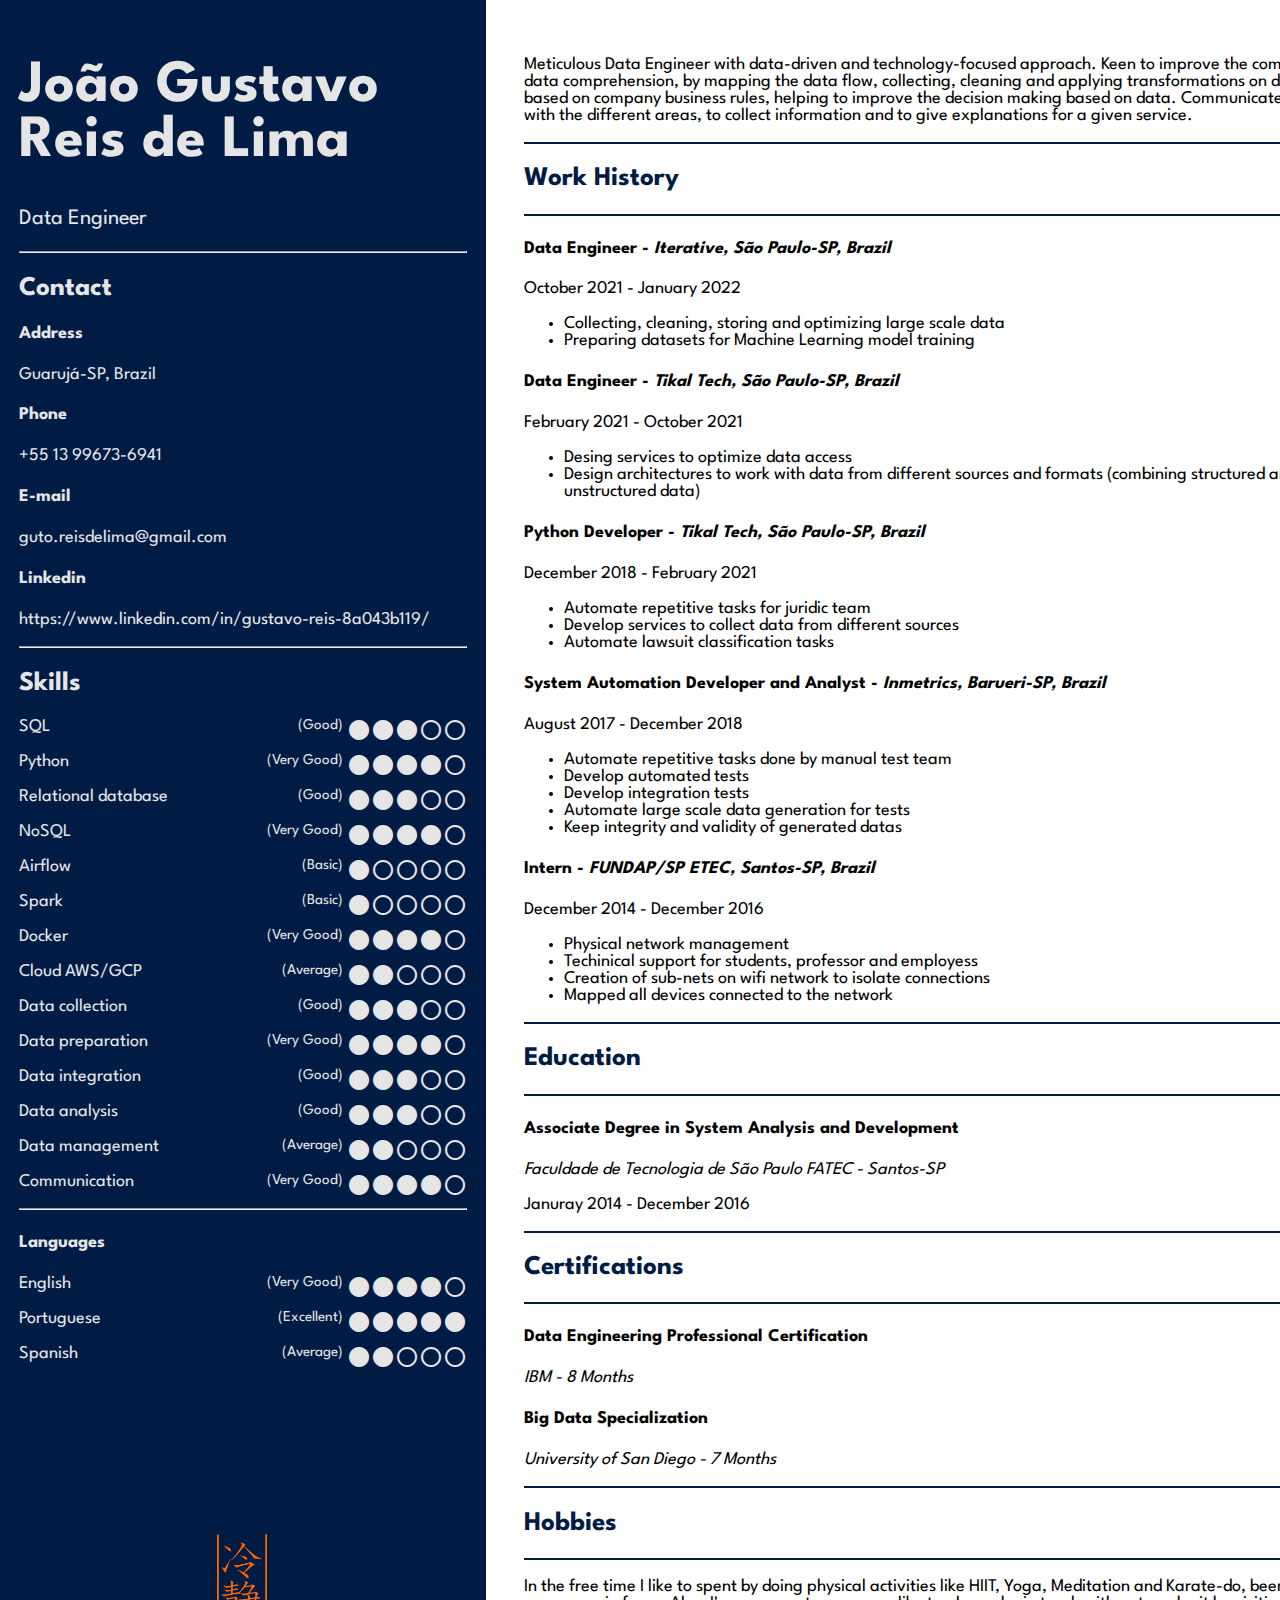
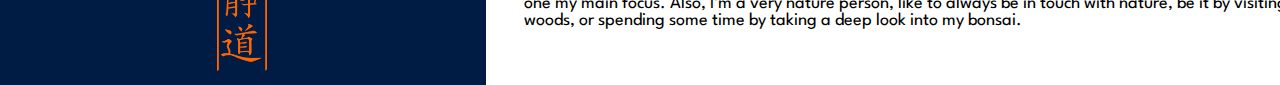
<file: index.html>
<!DOCTYPE html>
<html>
    <header>
        <link rel="stylesheet" href="https://fonts.googleapis.com/icon?family=Material+Icons">
        <link rel="preconnect" href="https://fonts.googleapis.com">
        <link rel="preconnect" href="https://fonts.gstatic.com" crossorigin>
        <link href="https://fonts.googleapis.com/css2?family=Spartan:wght@200;300;400;500&display=swap" rel="stylesheet">
        <link rel="stylesheet" href="style.css">
    </header>
    <body>
        <div class="row box">
            <div class="column-left">
                <h1 style="font-size: 60px;">João Gustavo Reis de Lima</h1>
                <p style="font-size: 22px;">Data Engineer</p>
                
                <hr>
                <h2>Contact</h2>
                <h4>Address</h4>
                <p>Guarujá-SP, Brazil</p>
                <h4>Phone</h4>
                <p>+55 13 99673-6941</p>
                <h4>E-mail</h4>
                <p>guto.reisdelima@gmail.com</p>
                <h4>Linkedin</h4>
                <p>https://www.linkedin.com/in/gustavo-reis-8a043b119/</p>
                
                <hr>

                <h2>Skills</h2>
                <p>
                    SQL
                    <i class="material-icons skills">panorama_fish_eye</i> <!-- Excellent -->
                    <i class="material-icons skills">panorama_fish_eye</i> <!-- Very Good -->
                    <i class="material-icons skills">lens</i> <!-- Good -->
                    <i class="material-icons skills">lens</i> <!-- Average -->
                    <i class="material-icons skills">lens</i> <!-- Basic -->
                    <small class="skills">(Good)&nbsp</small>
                </p>
                <p>
                    Python
                    <i class="material-icons skills">panorama_fish_eye</i> <!-- Excellent -->
                    <i class="material-icons skills">lens</i> <!-- Very Good -->
                    <i class="material-icons skills">lens</i> <!-- Good -->
                    <i class="material-icons skills">lens</i> <!-- Average -->
                    <i class="material-icons skills">lens</i> <!-- Basic -->
                    <small class="skills">(Very Good)&nbsp</small>
                </p>
                <p>
                    Relational database
                    <i class="material-icons skills">panorama_fish_eye</i> <!-- Excellent -->
                    <i class="material-icons skills">panorama_fish_eye</i> <!-- Very Good -->
                    <i class="material-icons skills">lens</i> <!-- Good -->
                    <i class="material-icons skills">lens</i> <!-- Average -->
                    <i class="material-icons skills">lens</i> <!-- Basic -->
                    <small class="skills">(Good)&nbsp</small>
                </p>
                <p>
                    NoSQL
                    <i class="material-icons skills">panorama_fish_eye</i> <!-- Excellent -->
                    <i class="material-icons skills">lens</i> <!-- Very Good -->
                    <i class="material-icons skills">lens</i> <!-- Good -->
                    <i class="material-icons skills">lens</i> <!-- Average -->
                    <i class="material-icons skills">lens</i> <!-- Basic -->
                    <small class="skills">(Very Good)&nbsp</small>
                </p>
                <p>
                    Airflow
                    <i class="material-icons skills">panorama_fish_eye</i> <!-- Excellent -->
                    <i class="material-icons skills">panorama_fish_eye</i> <!-- Very Good -->
                    <i class="material-icons skills">panorama_fish_eye</i> <!-- Good -->
                    <i class="material-icons skills">panorama_fish_eye</i> <!-- Average -->
                    <i class="material-icons skills">lens</i> <!-- Basic -->
                    <small class="skills">(Basic)&nbsp</small>
                </p>
                <p>
                    Spark
                    <i class="material-icons skills">panorama_fish_eye</i> <!-- Excellent -->
                    <i class="material-icons skills">panorama_fish_eye</i> <!-- Very Good -->
                    <i class="material-icons skills">panorama_fish_eye</i> <!-- Good -->
                    <i class="material-icons skills">panorama_fish_eye</i> <!-- Average -->
                    <i class="material-icons skills">lens</i> <!-- Basic -->
                    <small class="skills">(Basic)&nbsp</small>
                </p>
                <p>
                    Docker
                    <i class="material-icons skills">panorama_fish_eye</i> <!-- Excellent -->
                    <i class="material-icons skills">lens</i> <!-- Very Good -->
                    <i class="material-icons skills">lens</i> <!-- Good -->
                    <i class="material-icons skills">lens</i> <!-- Average -->
                    <i class="material-icons skills">lens</i> <!-- Basic -->
                    <small class="skills">(Very Good)&nbsp</small>
                </p>
                <p>
                    Cloud AWS/GCP
                    <i class="material-icons skills">panorama_fish_eye</i> <!-- Excellent -->
                    <i class="material-icons skills">panorama_fish_eye</i> <!-- Very Good -->
                    <i class="material-icons skills">panorama_fish_eye</i> <!-- Good -->
                    <i class="material-icons skills">lens</i> <!-- Average -->
                    <i class="material-icons skills">lens</i> <!-- Basic -->
                    <small class="skills">(Average)&nbsp</small>
                </p>
                <p>
                    Data collection
                    <i class="material-icons skills">panorama_fish_eye</i> <!-- Excellent -->
                    <i class="material-icons skills">panorama_fish_eye</i> <!-- Very Good -->
                    <i class="material-icons skills">lens</i> <!-- Good -->
                    <i class="material-icons skills">lens</i> <!-- Average -->
                    <i class="material-icons skills">lens</i> <!-- Basic -->
                    <small class="skills">(Good)&nbsp</small>
                </p>
                <p>
                    Data preparation
                    <i class="material-icons skills">panorama_fish_eye</i> <!-- Excellent -->
                    <i class="material-icons skills">lens</i> <!-- Very Good -->
                    <i class="material-icons skills">lens</i> <!-- Good -->
                    <i class="material-icons skills">lens</i> <!-- Average -->
                    <i class="material-icons skills">lens</i> <!-- Basic -->
                    <small class="skills">(Very Good)&nbsp</small>
                </p>
                <p>
                    Data integration
                    <i class="material-icons skills">panorama_fish_eye</i> <!-- Excellent -->
                    <i class="material-icons skills">panorama_fish_eye</i> <!-- Very Good -->
                    <i class="material-icons skills">lens</i> <!-- Good -->
                    <i class="material-icons skills">lens</i> <!-- Average -->
                    <i class="material-icons skills">lens</i> <!-- Basic -->
                    <small class="skills">(Good)&nbsp</small>
                </p>
                <p>
                    Data analysis
                    <i class="material-icons skills">panorama_fish_eye</i> <!-- Excellent -->
                    <i class="material-icons skills">panorama_fish_eye</i> <!-- Very Good -->
                    <i class="material-icons skills">lens</i> <!-- Good -->
                    <i class="material-icons skills">lens</i> <!-- Average -->
                    <i class="material-icons skills">lens</i> <!-- Basic -->
                    <small class="skills">(Good)&nbsp</small>
                </p>
                <p>
                    Data management
                    <i class="material-icons skills">panorama_fish_eye</i> <!-- Excellent -->
                    <i class="material-icons skills">panorama_fish_eye</i> <!-- Very Good -->
                    <i class="material-icons skills">panorama_fish_eye</i> <!-- Good -->
                    <i class="material-icons skills">lens</i> <!-- Average -->
                    <i class="material-icons skills">lens</i> <!-- Basic -->
                    <small class="skills">(Average)&nbsp</small>
                </p>
                <p>
                    Communication
                    <i class="material-icons skills">panorama_fish_eye</i> <!-- Excellent -->
                    <i class="material-icons skills">lens</i> <!-- Very Good -->
                    <i class="material-icons skills">lens</i> <!-- Good -->
                    <i class="material-icons skills">lens</i> <!-- Average -->
                    <i class="material-icons skills">lens</i> <!-- Basic -->
                    <small class="skills">(Very Good)&nbsp</small>
                </p>

                <hr>

                <h4>Languages</h4>
                <p>
                    English
                    <i class="material-icons skills">panorama_fish_eye</i> <!-- Excellent -->
                    <i class="material-icons skills">lens</i> <!-- Very Good -->
                    <i class="material-icons skills">lens</i> <!-- Good -->
                    <i class="material-icons skills">lens</i> <!-- Average -->
                    <i class="material-icons skills">lens</i> <!-- Basic -->
                    <small class="skills">(Very Good)&nbsp</small>
                </p>
                <p>
                    Portuguese
                    <i class="material-icons skills">lens</i> <!-- Excellent -->
                    <i class="material-icons skills">lens</i> <!-- Very Good -->
                    <i class="material-icons skills">lens</i> <!-- Good -->
                    <i class="material-icons skills">lens</i> <!-- Average -->
                    <i class="material-icons skills">lens</i> <!-- Basic -->
                    <small class="skills">(Excellent)&nbsp</small>
                </p>
                <p>
                    Spanish
                    <i class="material-icons skills">panorama_fish_eye</i> <!-- Excellent -->
                    <i class="material-icons skills">panorama_fish_eye</i> <!-- Very Good -->
                    <i class="material-icons skills">panorama_fish_eye</i> <!-- Good -->
                    <i class="material-icons skills">lens</i> <!-- Average -->
                    <i class="material-icons skills">lens</i> <!-- Basic -->
                    <small class="skills">(Average)&nbsp</small>
                </p>

                <div class="reiseido-container">
                    <img class="reiseido" src="reiseido_orange.png" alt="reiseido">
                </div>
            </div>
            <div class="column-right">
                <p>Meticulous Data Engineer with data-driven and technology-focused approach.
                    Keen to improve the company data comprehension, by mapping the data flow,
                    collecting, cleaning and applying transformations on data, based on company
                    business rules, helping to improve the decision making based on data.
                    Communicates clearly with the different areas, to collect information and to
                    give explanations for a given service.
                </p>
                
                <hr class="custom-hr">
                <h2 class="custom-h2">Work History</h2>
                <hr class="custom-hr">
                
                <h4>Data Engineer - <i>Iterative, São Paulo-SP, Brazil</i></h4>
                <p>October 2021 - January 2022</p>
                <ul>
                    <li>Collecting, cleaning, storing and optimizing large scale data</li>
                    <li>Preparing datasets for Machine Learning model training</li>
                </ul>

                <h4>Data Engineer - <i>Tikal Tech, São Paulo-SP, Brazil</i></h4>
                <p>February 2021 - October 2021</p>
                <ul>
                    <li>Desing services to optimize data access</li>
                    <li>Design architectures to work with data from different sources and
                        formats (combining structured and unstructured data)</li>
                </ul>

                <h4>Python Developer - <i>Tikal Tech, São Paulo-SP, Brazil</i></h4>
                <p>December 2018 - February 2021</p>
                <ul>
                    <li>Automate repetitive tasks for juridic team</li>
                    <li>Develop services to collect data from different sources</li>
                    <li>Automate lawsuit classification tasks</li>
                </ul>

                <h4>System Automation Developer and Analyst - <i>Inmetrics, Barueri-SP, Brazil</i></h4>
                <p>August 2017 - December 2018</p>
                <ul>
                    <li>Automate repetitive tasks done by manual test team</li>
                    <li>Develop automated tests</li>
                    <li>Develop integration tests</li>
                    <li>Automate large scale data generation for tests</li>
                    <li>Keep integrity and validity of generated datas</li>
                </ul>

                <h4>Intern - <i>FUNDAP/SP ETEC, Santos-SP, Brazil</i></h4>
                <p>December 2014 - December 2016</p>
                <ul>
                    <li>Physical network management</li>
                    <li>Techinical support for students, professor and employess</li>
                    <li>Creation of sub-nets on wifi network to isolate connections</li>
                    <li>Mapped all devices connected to the network</li>
                </ul>

                <hr class="custom-hr">
                <h2 class="custom-h2">Education</h2>
                <hr class="custom-hr">
                <h4>Associate Degree in System Analysis and Development</h4>
                <p><i>Faculdade de Tecnologia de São Paulo FATEC - Santos-SP</i></p>
                <p>Januray 2014 - December 2016</p>

                <hr class="custom-hr">
                <h2 class="custom-h2">Certifications</h2>
                <hr class="custom-hr">
                <h4>Data Engineering Professional Certification</h4>
                <p><i>IBM - 8 Months</i></p>

                <h4>Big Data Specialization</h4>
                <p><i>University of San Diego - 7 Months</i></p>

                <hr class="custom-hr">
                <h2 class="custom-h2">Hobbies</h2>
                <hr class="custom-hr">
                <p>In the free time I like to spent by doing physical activities like HIIT,
                    Yoga, Meditation and Karate-do, been the last one my main focus.
                    Also, I'm a very nature person, like to always be in touch with nature, 
                    be it by visiting the woods, or spending some time by taking a deep
                    look into my bonsai.
                </p>
            </div>
        </div>
    </body>
</html>
</file>
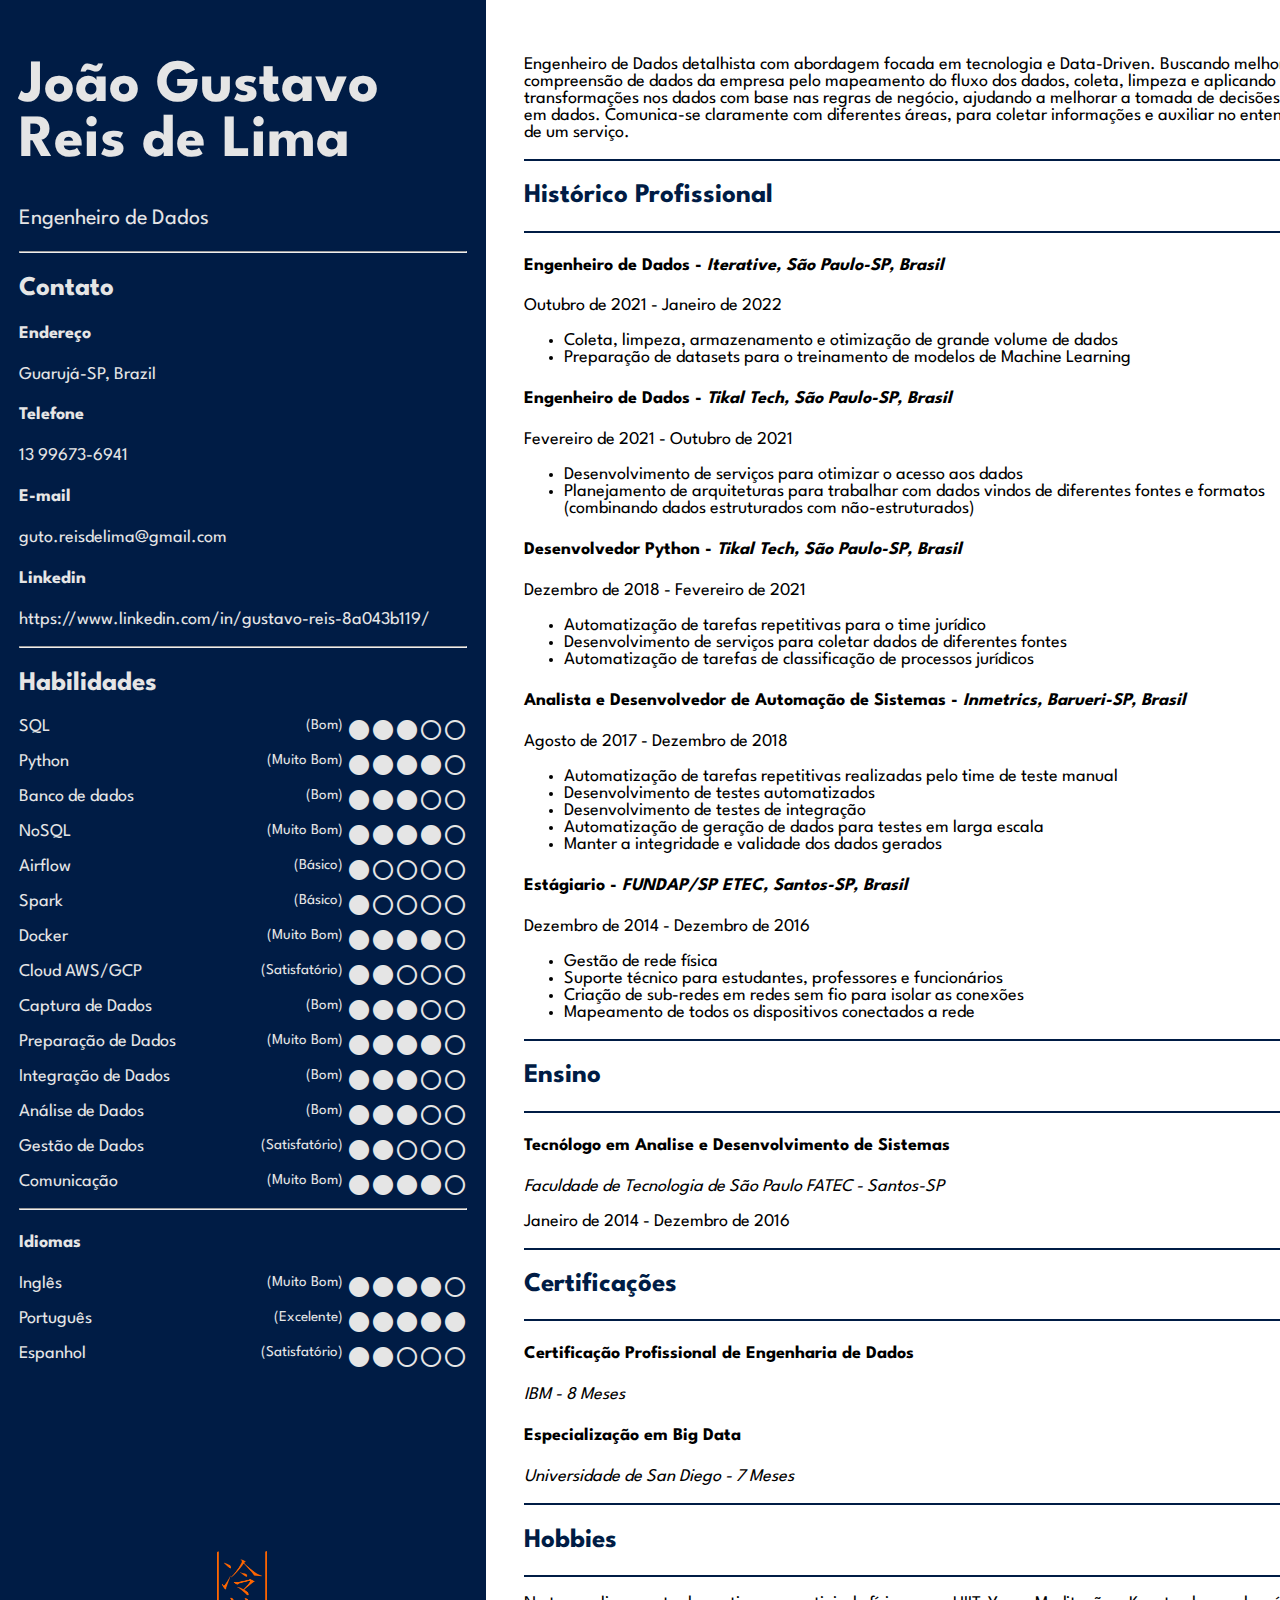
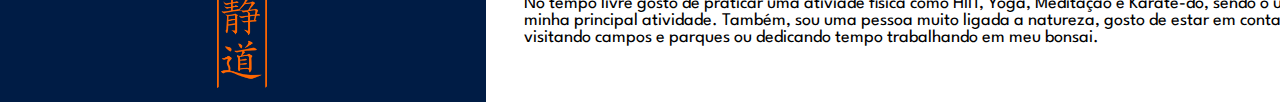
<file: pt.html>
<!DOCTYPE html>
<html>
    <header>
        <link rel="stylesheet" href="https://fonts.googleapis.com/icon?family=Material+Icons">
        <link rel="preconnect" href="https://fonts.googleapis.com">
        <link rel="preconnect" href="https://fonts.gstatic.com" crossorigin>
        <link href="https://fonts.googleapis.com/css2?family=Spartan:wght@200;300;400;500&display=swap" rel="stylesheet">
        <link rel="stylesheet" href="style.css">
    </header>
    <body>
        <div class="row box">
            <div class="column-left">
                <h1 style="font-size: 60px;">João Gustavo Reis de Lima</h1>
                <p style="font-size: 22px;">Engenheiro de Dados</p>
                
                <hr>
                <h2>Contato</h2>
                <h4>Endereço</h4>
                <p>Guarujá-SP, Brazil</p>
                <h4>Telefone</h4>
                <p>13 99673-6941</p>
                <h4>E-mail</h4>
                <p>guto.reisdelima@gmail.com</p>
                <h4>Linkedin</h4>
                <p>https://www.linkedin.com/in/gustavo-reis-8a043b119/</p>
                
                <hr>

                <h2>Habilidades</h2>
                <p>
                    SQL
                    <i class="material-icons skills">panorama_fish_eye</i> <!-- Excelente -->
                    <i class="material-icons skills">panorama_fish_eye</i> <!-- Muito Bom -->
                    <i class="material-icons skills">lens</i> <!-- Bom -->
                    <i class="material-icons skills">lens</i> <!-- Satisfatório -->
                    <i class="material-icons skills">lens</i> <!-- Básico -->
                    <small class="skills">(Bom)&nbsp</small>
                </p>
                <p>
                    Python
                    <i class="material-icons skills">panorama_fish_eye</i> <!-- Excelente -->
                    <i class="material-icons skills">lens</i> <!-- Muito Bom -->
                    <i class="material-icons skills">lens</i> <!-- Bom -->
                    <i class="material-icons skills">lens</i> <!-- Satisfatório -->
                    <i class="material-icons skills">lens</i> <!-- Básico -->
                    <small class="skills">(Muito Bom)&nbsp</small>
                </p>
                <p>
                    Banco de dados
                    <i class="material-icons skills">panorama_fish_eye</i> <!-- Excelente -->
                    <i class="material-icons skills">panorama_fish_eye</i> <!-- Muito Bom -->
                    <i class="material-icons skills">lens</i> <!-- Bom -->
                    <i class="material-icons skills">lens</i> <!-- Satisfatório -->
                    <i class="material-icons skills">lens</i> <!-- Básico -->
                    <small class="skills">(Bom)&nbsp</small>
                </p>
                <p>
                    NoSQL
                    <i class="material-icons skills">panorama_fish_eye</i> <!-- Excelente -->
                    <i class="material-icons skills">lens</i> <!-- Muito Bom -->
                    <i class="material-icons skills">lens</i> <!-- Bom -->
                    <i class="material-icons skills">lens</i> <!-- Satisfatório -->
                    <i class="material-icons skills">lens</i> <!-- Básico -->
                    <small class="skills">(Muito Bom)&nbsp</small>
                </p>
                <p>
                    Airflow
                    <i class="material-icons skills">panorama_fish_eye</i> <!-- Excelente -->
                    <i class="material-icons skills">panorama_fish_eye</i> <!-- Muito Bom -->
                    <i class="material-icons skills">panorama_fish_eye</i> <!-- Bom -->
                    <i class="material-icons skills">panorama_fish_eye</i> <!-- Satisfatório -->
                    <i class="material-icons skills">lens</i> <!-- Básico -->
                    <small class="skills">(Básico)&nbsp</small>
                </p>
                <p>
                    Spark
                    <i class="material-icons skills">panorama_fish_eye</i> <!-- Excelente -->
                    <i class="material-icons skills">panorama_fish_eye</i> <!-- Muito Bom -->
                    <i class="material-icons skills">panorama_fish_eye</i> <!-- Bom -->
                    <i class="material-icons skills">panorama_fish_eye</i> <!-- Satisfatório -->
                    <i class="material-icons skills">lens</i> <!-- Básico -->
                    <small class="skills">(Básico)&nbsp</small>
                </p>
                <p>
                    Docker
                    <i class="material-icons skills">panorama_fish_eye</i> <!-- Excelente -->
                    <i class="material-icons skills">lens</i> <!-- Muito Bom -->
                    <i class="material-icons skills">lens</i> <!-- Bom -->
                    <i class="material-icons skills">lens</i> <!-- Satisfatório -->
                    <i class="material-icons skills">lens</i> <!-- Básico -->
                    <small class="skills">(Muito Bom)&nbsp</small>
                </p>
                <p>
                    Cloud AWS/GCP
                    <i class="material-icons skills">panorama_fish_eye</i> <!-- Excelente -->
                    <i class="material-icons skills">panorama_fish_eye</i> <!-- Muito Bom -->
                    <i class="material-icons skills">panorama_fish_eye</i> <!-- Bom -->
                    <i class="material-icons skills">lens</i> <!-- Satisfatório -->
                    <i class="material-icons skills">lens</i> <!-- Básico -->
                    <small class="skills">(Satisfatório)&nbsp</small>
                </p>
                <p>
                    Captura de Dados
                    <i class="material-icons skills">panorama_fish_eye</i> <!-- Excelente -->
                    <i class="material-icons skills">panorama_fish_eye</i> <!-- Muito Bom -->
                    <i class="material-icons skills">lens</i> <!-- Bom -->
                    <i class="material-icons skills">lens</i> <!-- Satisfatório -->
                    <i class="material-icons skills">lens</i> <!-- Básico -->
                    <small class="skills">(Bom)&nbsp</small>
                </p>
                <p>
                    Preparação de Dados
                    <i class="material-icons skills">panorama_fish_eye</i> <!-- Excelente -->
                    <i class="material-icons skills">lens</i> <!-- Muito Bom -->
                    <i class="material-icons skills">lens</i> <!-- Bom -->
                    <i class="material-icons skills">lens</i> <!-- Satisfatório -->
                    <i class="material-icons skills">lens</i> <!-- Básico -->
                    <small class="skills">(Muito Bom)&nbsp</small>
                </p>
                <p>
                    Integração de Dados
                    <i class="material-icons skills">panorama_fish_eye</i> <!-- Excelente -->
                    <i class="material-icons skills">panorama_fish_eye</i> <!-- Muito Bom -->
                    <i class="material-icons skills">lens</i> <!-- Bom -->
                    <i class="material-icons skills">lens</i> <!-- Satisfatório -->
                    <i class="material-icons skills">lens</i> <!-- Básico -->
                    <small class="skills">(Bom)&nbsp</small>
                </p>
                <p>
                    Análise de Dados
                    <i class="material-icons skills">panorama_fish_eye</i> <!-- Excelente -->
                    <i class="material-icons skills">panorama_fish_eye</i> <!-- Muito Bom -->
                    <i class="material-icons skills">lens</i> <!-- Bom -->
                    <i class="material-icons skills">lens</i> <!-- Satisfatório -->
                    <i class="material-icons skills">lens</i> <!-- Básico -->
                    <small class="skills">(Bom)&nbsp</small>
                </p>
                <p>
                    Gestão de Dados
                    <i class="material-icons skills">panorama_fish_eye</i> <!-- Excelente -->
                    <i class="material-icons skills">panorama_fish_eye</i> <!-- Muito Bom -->
                    <i class="material-icons skills">panorama_fish_eye</i> <!-- Bom -->
                    <i class="material-icons skills">lens</i> <!-- Satisfatório -->
                    <i class="material-icons skills">lens</i> <!-- Básico -->
                    <small class="skills">(Satisfatório)&nbsp</small>
                </p>
                <p>
                    Comunicação
                    <i class="material-icons skills">panorama_fish_eye</i> <!-- Excelente -->
                    <i class="material-icons skills">lens</i> <!-- Muito Bom -->
                    <i class="material-icons skills">lens</i> <!-- Bom -->
                    <i class="material-icons skills">lens</i> <!-- Satisfatório -->
                    <i class="material-icons skills">lens</i> <!-- Básico -->
                    <small class="skills">(Muito Bom)&nbsp</small>
                </p>

                <hr>

                <h4>Idiomas</h4>
                <p>
                    Inglês
                    <i class="material-icons skills">panorama_fish_eye</i> <!-- Excelente -->
                    <i class="material-icons skills">lens</i> <!-- Muito Bom -->
                    <i class="material-icons skills">lens</i> <!-- Bom -->
                    <i class="material-icons skills">lens</i> <!-- Satisfatório -->
                    <i class="material-icons skills">lens</i> <!-- Básico -->
                    <small class="skills">(Muito Bom)&nbsp</small>
                </p>
                <p>
                    Português
                    <i class="material-icons skills">lens</i> <!-- Excelente -->
                    <i class="material-icons skills">lens</i> <!-- Muito Bom -->
                    <i class="material-icons skills">lens</i> <!-- Bom -->
                    <i class="material-icons skills">lens</i> <!-- Satisfatório -->
                    <i class="material-icons skills">lens</i> <!-- Básico -->
                    <small class="skills">(Excelente)&nbsp</small>
                </p>
                <p>
                    Espanhol
                    <i class="material-icons skills">panorama_fish_eye</i> <!-- Excelente -->
                    <i class="material-icons skills">panorama_fish_eye</i> <!-- Muito Bom -->
                    <i class="material-icons skills">panorama_fish_eye</i> <!-- Bom -->
                    <i class="material-icons skills">lens</i> <!-- Satisfatório -->
                    <i class="material-icons skills">lens</i> <!-- Básico -->
                    <small class="skills">(Satisfatório)&nbsp</small>
                </p>

                <div class="reiseido-container">
                    <img class="reiseido" src="reiseido_orange.png" alt="reiseido">
                </div>
            </div>
            <div class="column-right">
                <p>Engenheiro de Dados detalhista com abordagem focada em tecnologia e Data-Driven.
                    Buscando melhorar a compreensão de dados da empresa pelo mapeamento do fluxo dos dados, 
                    coleta, limpeza e aplicando transformações nos dados com base nas regras de negócio, ajudando 
                    a melhorar a tomada de decisões baseadas em dados. Comunica-se claramente com diferentes áreas,
                    para coletar informações e auxiliar no entendimento de um serviço.
                </p>
                
                <hr class="custom-hr">
                <h2 class="custom-h2">Histórico Profissional</h2>
                <hr class="custom-hr">
                
                <h4>Engenheiro de Dados - <i>Iterative, São Paulo-SP, Brasil</i></h4>
                <p>Outubro de 2021 - Janeiro de 2022</p>
                <ul>
                    <li>Coleta, limpeza, armazenamento e otimização de grande volume de dados</li>
                    <li>Preparação de datasets para o treinamento de modelos de Machine Learning</li>
                </ul>

                <h4>Engenheiro de Dados - <i>Tikal Tech, São Paulo-SP, Brasil</i></h4>
                <p>Fevereiro de 2021 - Outubro de 2021</p>
                <ul>
                    <li>Desenvolvimento de serviços para otimizar o acesso aos dados</li>
                    <li>Planejamento de arquiteturas para trabalhar com dados vindos de diferentes
                        fontes e formatos (combinando dados estruturados com não-estruturados)</li>
                </ul>

                <h4>Desenvolvedor Python - <i>Tikal Tech, São Paulo-SP, Brasil</i></h4>
                <p>Dezembro de 2018 - Fevereiro de 2021</p>
                <ul>
                    <li>Automatização de tarefas repetitivas para o time jurídico</li>
                    <li>Desenvolvimento de serviços para coletar dados de diferentes fontes</li>
                    <li>Automatização de tarefas de classificação de processos jurídicos</li>
                </ul>

                <h4>Analista e Desenvolvedor de Automação de Sistemas - <i>Inmetrics, Barueri-SP, Brasil</i></h4>
                <p>Agosto de 2017 - Dezembro de 2018</p>
                <ul>
                    <li>Automatização de tarefas repetitivas realizadas pelo time de teste manual</li>
                    <li>Desenvolvimento de testes automatizados</li>
                    <li>Desenvolvimento de testes de integração</li>
                    <li>Automatização de geração de dados para testes em larga escala</li>
                    <li>Manter a integridade e validade dos dados gerados</li>
                </ul>

                <h4>Estágiario - <i>FUNDAP/SP ETEC, Santos-SP, Brasil</i></h4>
                <p>Dezembro de 2014 - Dezembro de 2016</p>
                <ul>
                    <li>Gestão de rede física</li>
                    <li>Suporte técnico para estudantes, professores e funcionários</li>
                    <li>Criação de sub-redes em redes sem fio para isolar as conexões</li>
                    <li>Mapeamento de todos os dispositivos conectados a rede</li>
                </ul>

                <hr class="custom-hr">
                <h2 class="custom-h2">Ensino</h2>
                <hr class="custom-hr">
                <h4>Tecnólogo em Analise e Desenvolvimento de Sistemas</h4>
                <p><i>Faculdade de Tecnologia de São Paulo FATEC - Santos-SP</i></p>
                <p>Janeiro de 2014 - Dezembro de 2016</p>

                <hr class="custom-hr">
                <h2 class="custom-h2">Certificações</h2>
                <hr class="custom-hr">
                <h4>Certificação Profissional de Engenharia de Dados</h4>
                <p><i>IBM - 8 Meses</i></p>

                <h4>Especialização em Big Data</h4>
                <p><i>Universidade de San Diego - 7 Meses</i></p>

                <hr class="custom-hr">
                <h2 class="custom-h2">Hobbies</h2>
                <hr class="custom-hr">
                <p>No tempo livre gosto de praticar uma ativiade física como HIIT,
                    Yoga, Meditação e Karate-do, sendo o último a minha principal atividade. 
                    Também, sou uma pessoa muito ligada a natureza, gosto de estar em contato, 
                    seja visitando campos e parques ou dedicando tempo trabalhando em meu bonsai.
                </p>
            </div>
        </div>
    </body>
</html>
</file>
<file: style.css>
.html, body {
    font-family: 'Spartan', sans-serif;
    font-size: 18px;
}

body {
    margin: 0;
}

.column-left{
    float: left;
    position: relative;
    background-color: #001c45;
    color: #e5e5e5;
    flex: 0 0 35%;
    padding: 0.5cm;
}

.column-right{
    float: right;
    flex: 0 0 65%;
    padding: 1cm;
}

.box {
    display: flex;
    width: 100%;
}

.row.after{
    content: "";
    display: table;
    clear: both;
}

.skills{
    float: right;
}

.custom-hr{
    border: 1px solid #001c45;
}

.custom-h2{
    color: #001c45;
}

.reiseido{
    width:50px;
}

.reiseido-container{
    text-align: center;
    position: absolute;
    width: 92%;
    bottom: 10px;
}
</file>
